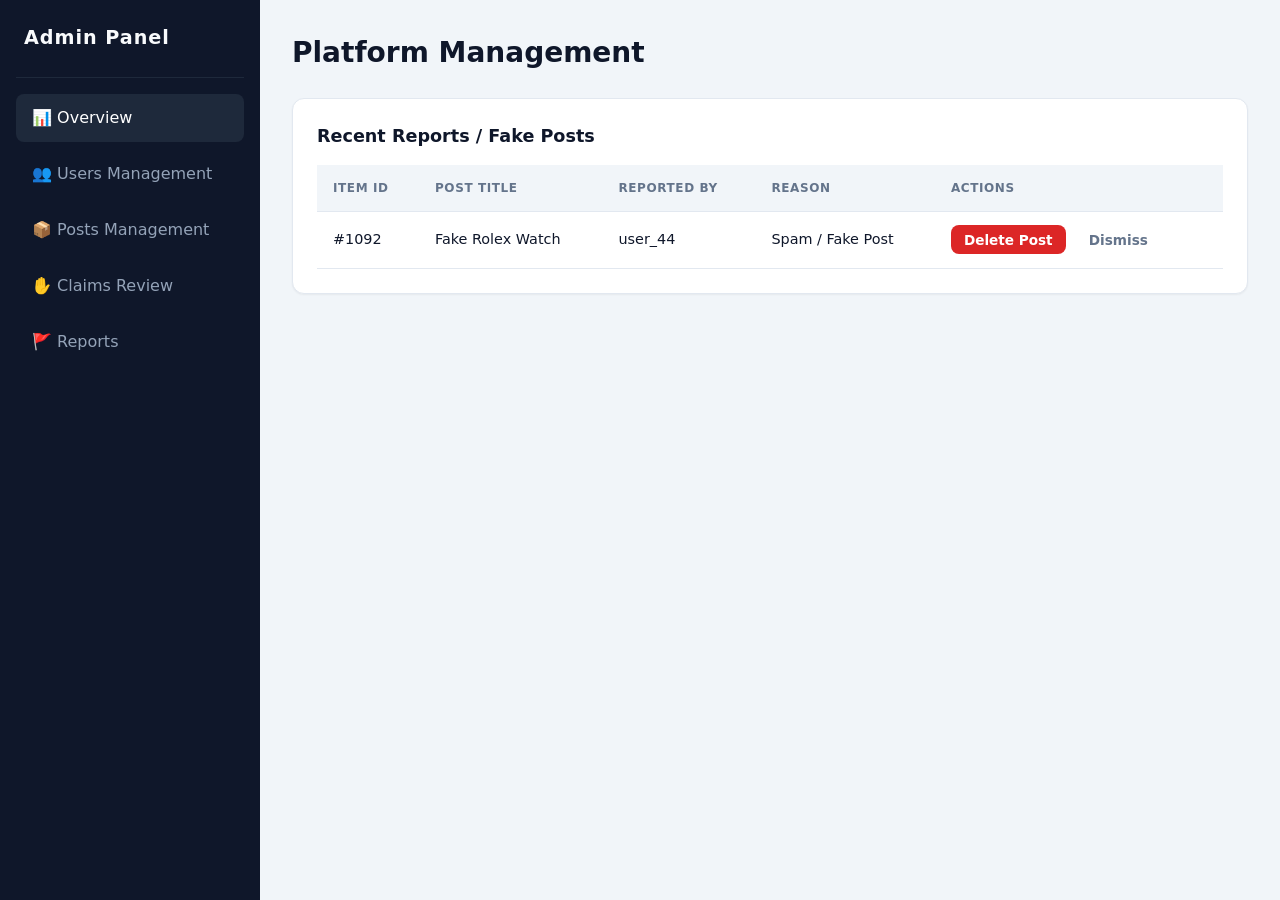
<file: admin.html>
<!DOCTYPE html>
<html lang="en">
<head>
  <meta charset="UTF-8">
  <meta name="viewport" content="width=device-width, initial-scale=1.0">
  <title>Admin Dashboard | Lost & Found</title>
  <link rel="stylesheet" href="style.css">
  <link rel="stylesheet" href="admin.css">
</head>
<body>

  <div class="admin-wrapper">
    <!-- Admin Sidebar -->
    <aside class="admin-sidebar">
      <h2>Admin Panel</h2>
      <nav>
        <a href="#" class="active">📊 Overview</a>
        <a href="#">👥 Users Management</a>
        <a href="#">📦 Posts Management</a>
        <a href="#">✋ Claims Review</a>
        <a href="#">🚩 Reports</a>
      </nav>
    </aside>

    <!-- Main Content -->
    <main class="admin-main">
      <h1>Platform Management</h1>

      <div class="data-table-container">
        <h3>Recent Reports / Fake Posts</h3>
        <table class="data-table">
          <thead>
            <tr>
              <th>Item ID</th>
              <th>Post Title</th>
              <th>Reported By</th>
              <th>Reason</th>
              <th>Actions</th>
            </tr>
          </thead>
          <tbody>
            <tr>
              <td>#1092</td>
              <td>Fake Rolex Watch</td>
              <td>user_44</td>
              <td>Spam / Fake Post</td>
              <td>
                <button class="btn btn-sm btn-danger">Delete Post</button>
                <button class="btn btn-sm btn-text">Dismiss</button>
              </td>
            </tr>
          </tbody>
        </table>
      </div>
    </main>
  </div>

</body>
</html>
</file>
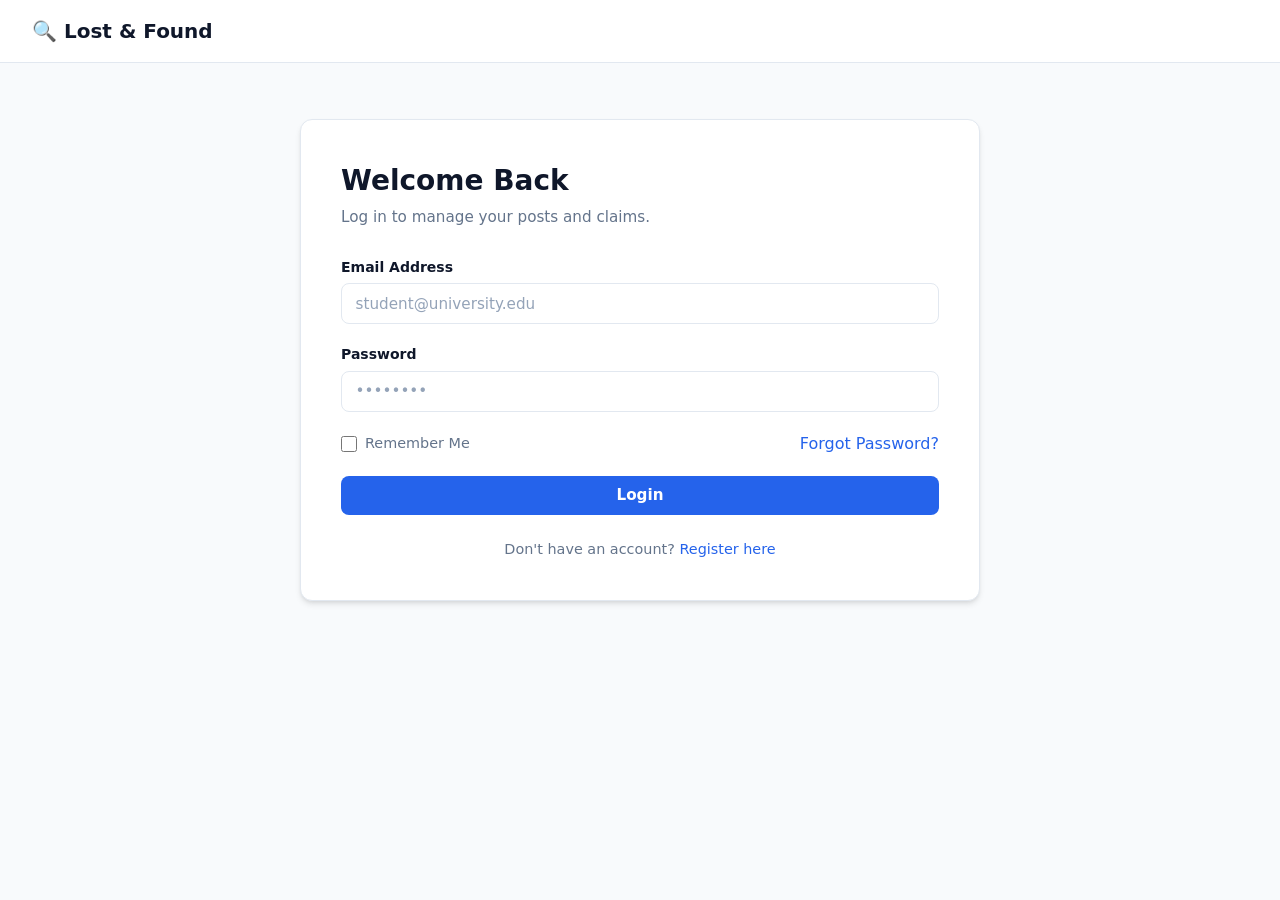
<file: login.html>
<!DOCTYPE html>
<html lang="en">
<head>
  <meta charset="UTF-8">
  <meta name="viewport" content="width=device-width, initial-scale=1.0">
  <title>Login | Lost & Found</title>
  <link rel="stylesheet" href="style.css">
  <link rel="stylesheet" href="forms.css">
</head>
<body>

  <header class="navbar">
    <div class="nav-brand"><a href="index.html">🔍 Lost & Found</a></div>
  </header>

  <main class="container">
    <div class="form-card">
      <h2>Welcome Back</h2>
      <p class="form-subtitle">Log in to manage your posts and claims.</p>

      <form action="dashboard.html" method="GET">
        <div class="form-group">
          <label for="login-email">Email Address</label>
          <input type="email" id="login-email" class="form-control" required placeholder="student@university.edu">
        </div>

        <div class="form-group">
          <label for="login-password">Password</label>
          <input type="password" id="login-password" class="form-control" required placeholder="••••••••">
        </div>

        <div class="form-row flex-between">
          <label class="checkbox-label">
            <input type="checkbox" id="remember-me"> Remember Me
          </label>
          <a href="#" class="link-text">Forgot Password?</a>
        </div>

        <button type="submit" class="btn btn-primary btn-block">Login</button>
      </form>

      <p class="form-footer-text">
        Don't have an account? <a href="register.html">Register here</a>
      </p>
    </div>
  </main>

</body>
</html>
</file>
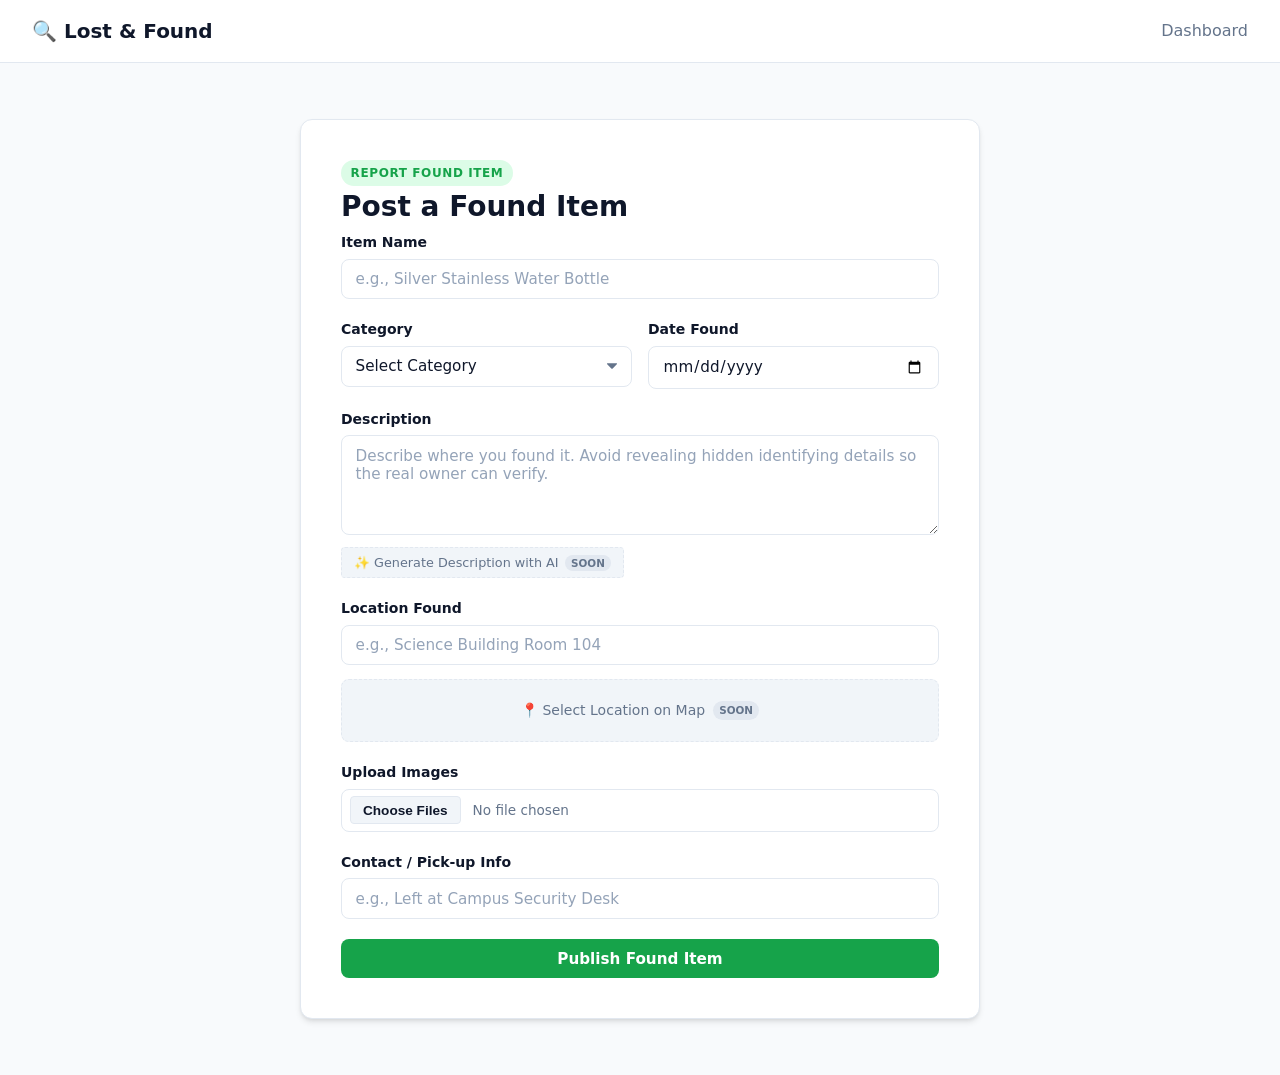
<file: post-found.html>
<!DOCTYPE html>
<html lang="en">
<head>
  <meta charset="UTF-8">
  <meta name="viewport" content="width=device-width, initial-scale=1.0">
  <title>Post Found Item | Lost & Found</title>
  <link rel="stylesheet" href="style.css">
  <link rel="stylesheet" href="forms.css">
</head>
<body>

  <header class="navbar">
    <div class="nav-brand"><a href="index.html">🔍 Lost & Found</a></div>
    <nav class="nav-links">
      <a href="dashboard.html">Dashboard</a>
    </nav>
  </header>

  <main class="container">
    <div class="form-card">
      <span class="badge badge-found">REPORT FOUND ITEM</span>
      <h2>Post a Found Item</h2>

      <form action="my-posts.html" method="GET">
        <div class="form-group">
          <label for="found-item-name">Item Name</label>
          <input type="text" id="found-item-name" class="form-control" required placeholder="e.g., Silver Stainless Water Bottle">
        </div>

        <div class="form-row-2col">
          <div class="form-group">
            <label for="found-category">Category</label>
            <select id="found-category" class="form-control" required>
              <option value="">Select Category</option>
              <option value="electronics">Electronics</option>
              <option value="accessories">Personal Accessories</option>
              <option value="documents">IDs & Documents</option>
              <option value="keys">Keys</option>
              <option value="other">Other</option>
            </select>
          </div>
          <div class="form-group">
            <label for="date-found">Date Found</label>
            <input type="date" id="date-found" class="form-control" required>
          </div>
        </div>

        <div class="form-group">
          <label for="found-description">Description</label>
          <textarea id="found-description" class="form-control" rows="4" required placeholder="Describe where you found it. Avoid revealing hidden identifying details so the real owner can verify."></textarea>
          <button type="button" class="ai-helper-btn" disabled>
            ✨ Generate Description with AI <span class="badge-soon">Soon</span>
          </button>
        </div>

        <div class="form-group">
          <label for="location-found">Location Found</label>
          <input type="text" id="location-found" class="form-control" required placeholder="e.g., Science Building Room 104">
          <div class="map-placeholder-box">
            📍 Select Location on Map <span class="badge-soon">Soon</span>
          </div>
        </div>

        <div class="form-group">
          <label for="found-images">Upload Images</label>
          <input type="file" id="found-images" class="form-control" multiple accept="image/*">
        </div>

        <div class="form-group">
          <label for="found-contact">Contact / Pick-up Info</label>
          <input type="text" id="found-contact" class="form-control" required placeholder="e.g., Left at Campus Security Desk">
        </div>

        <button type="submit" class="btn btn-success btn-block">Publish Found Item</button>
      </form>
    </div>
  </main>

</body>
</html>
</file>
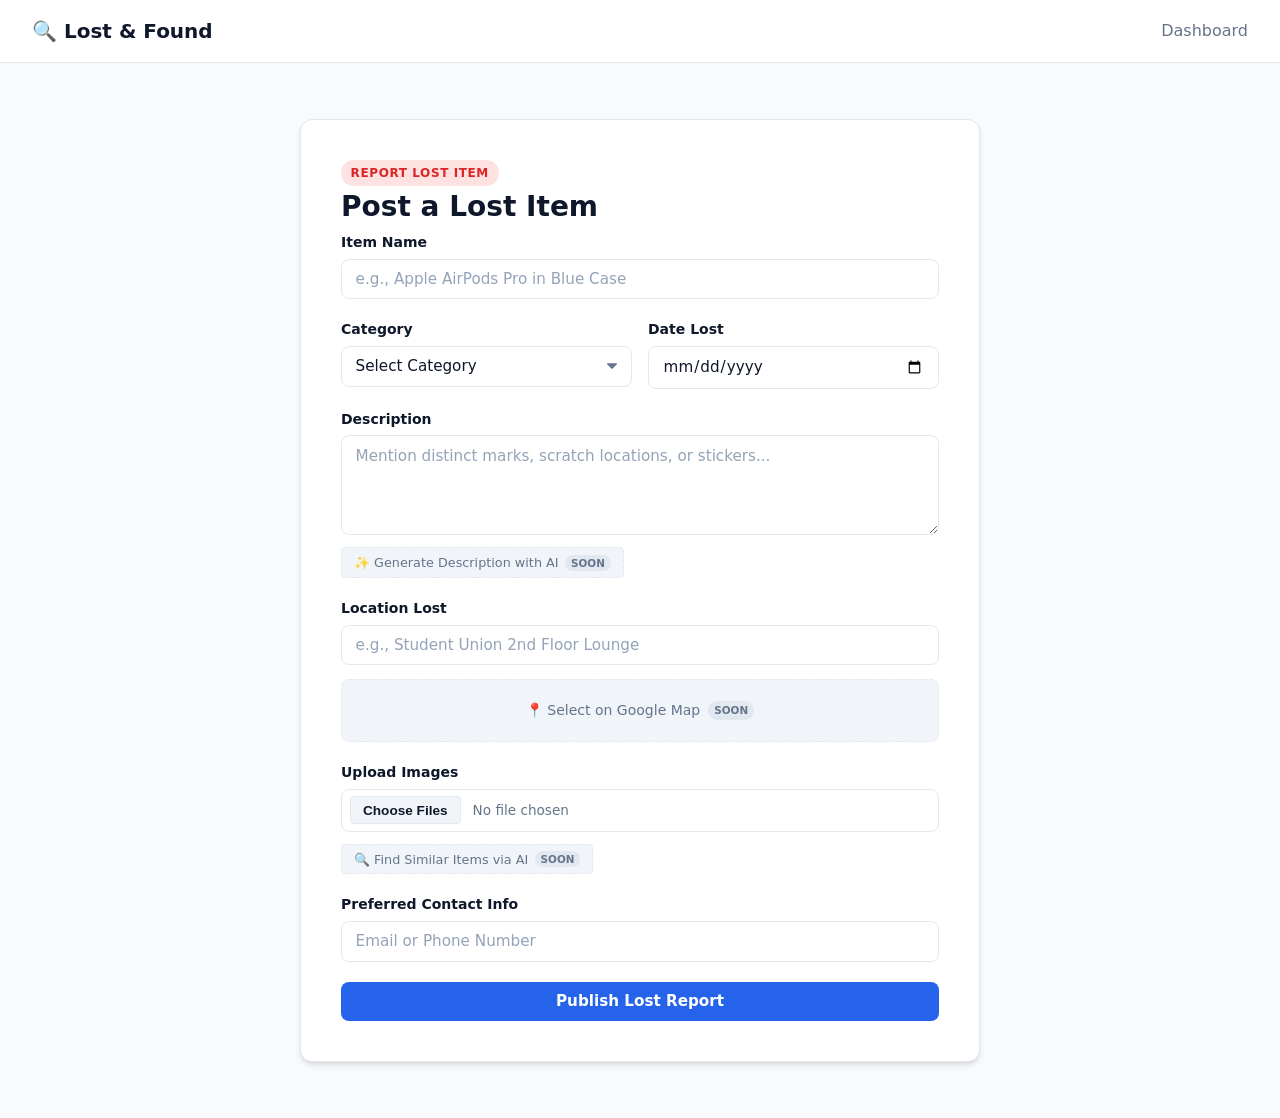
<file: post-lost.html>
<!DOCTYPE html>
<html lang="en">
<head>
  <meta charset="UTF-8">
  <meta name="viewport" content="width=device-width, initial-scale=1.0">
  <title>Post Lost Item | Lost & Found</title>
  <link rel="stylesheet" href="style.css">
  <link rel="stylesheet" href="forms.css">
</head>
<body>

  <header class="navbar">
    <div class="nav-brand"><a href="index.html">🔍 Lost & Found</a></div>
    <nav class="nav-links">
      <a href="dashboard.html">Dashboard</a>
    </nav>
  </header>

  <main class="container">
    <div class="form-card">
      <span class="badge badge-lost">REPORT LOST ITEM</span>
      <h2>Post a Lost Item</h2>

      <form action="my-posts.html" method="GET">
        <div class="form-group">
          <label for="item-name">Item Name</label>
          <input type="text" id="item-name" class="form-control" required placeholder="e.g., Apple AirPods Pro in Blue Case">
        </div>

        <div class="form-row-2col">
          <div class="form-group">
            <label for="item-category">Category</label>
            <select id="item-category" class="form-control" required>
              <option value="">Select Category</option>
              <option value="electronics">Electronics</option>
              <option value="accessories">Personal Accessories</option>
              <option value="documents">IDs & Documents</option>
              <option value="keys">Keys</option>
              <option value="other">Other</option>
            </select>
          </div>
          <div class="form-group">
            <label for="date-lost">Date Lost</label>
            <input type="date" id="date-lost" class="form-control" required>
          </div>
        </div>

        <!-- Description with AI Placeholder -->
        <div class="form-group">
          <label for="item-description">Description</label>
          <textarea id="item-description" class="form-control" rows="4" required placeholder="Mention distinct marks, scratch locations, or stickers..."></textarea>
          <button type="button" class="ai-helper-btn" disabled>
            ✨ Generate Description with AI <span class="badge-soon">Soon</span>
          </button>
        </div>

        <!-- Location with Google Maps Placeholder -->
        <div class="form-group">
          <label for="location-lost">Location Lost</label>
          <input type="text" id="location-lost" class="form-control" required placeholder="e.g., Student Union 2nd Floor Lounge">
          <div class="map-placeholder-box">
            📍 Select on Google Map <span class="badge-soon">Soon</span>
          </div>
        </div>

        <!-- Image Upload with AI Match Placeholder -->
        <div class="form-group">
          <label for="upload-images">Upload Images</label>
          <input type="file" id="upload-images" class="form-control" multiple accept="image/*">
          <button type="button" class="ai-helper-btn" disabled>
            🔍 Find Similar Items via AI <span class="badge-soon">Soon</span>
          </button>
        </div>

        <div class="form-group">
          <label for="contact-info">Preferred Contact Info</label>
          <input type="text" id="contact-info" class="form-control" required placeholder="Email or Phone Number">
        </div>

        <button type="submit" class="btn btn-primary btn-block">Publish Lost Report</button>
      </form>
    </div>
  </main>

</body>
</html>
</file>
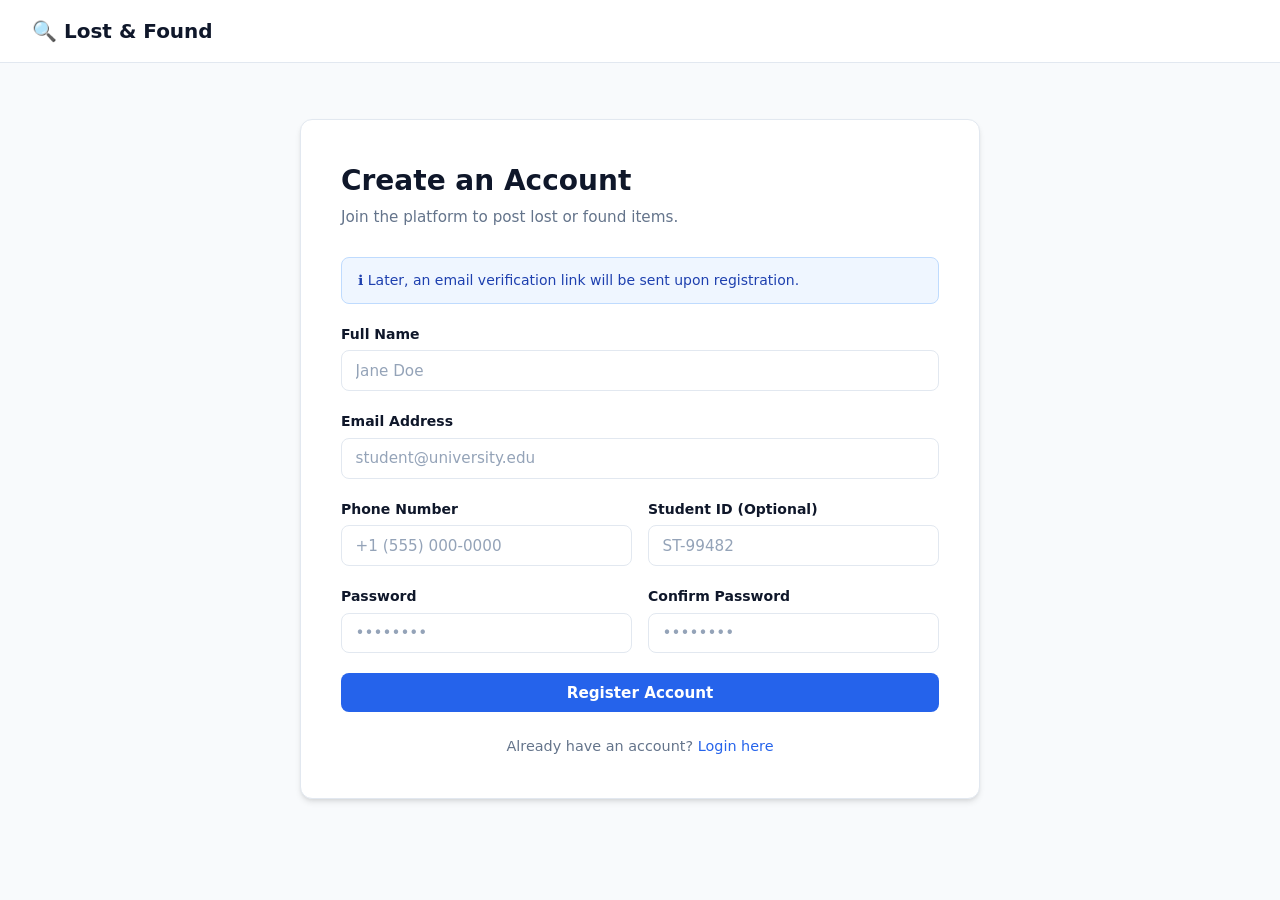
<file: register.html>
<!DOCTYPE html>
<html lang="en">
<head>
  <meta charset="UTF-8">
  <meta name="viewport" content="width=device-width, initial-scale=1.0">
  <title>Register | Lost & Found</title>
  <link rel="stylesheet" href="style.css">
  <link rel="stylesheet" href="forms.css">
</head>
<body>

  <header class="navbar">
    <div class="nav-brand"><a href="index.html">🔍 Lost & Found</a></div>
  </header>

  <main class="container">
    <div class="form-card">
      <h2>Create an Account</h2>
      <p class="form-subtitle">Join the platform to post lost or found items.</p>

      <!-- UI Placeholder for Phase 2 Verification -->
      <div class="alert alert-info">
        ℹ️ Later, an email verification link will be sent upon registration.
      </div>

      <form action="dashboard.html" method="GET">
        <div class="form-group">
          <label for="reg-name">Full Name</label>
          <input type="text" id="reg-name" class="form-control" required placeholder="Jane Doe">
        </div>

        <div class="form-group">
          <label for="reg-email">Email Address</label>
          <input type="email" id="reg-email" class="form-control" required placeholder="student@university.edu">
        </div>

        <div class="form-row-2col">
          <div class="form-group">
            <label for="reg-phone">Phone Number</label>
            <input type="tel" id="reg-phone" class="form-control" required placeholder="+1 (555) 000-0000">
          </div>
          <div class="form-group">
            <label for="reg-studentid">Student ID <span class="text-muted">(Optional)</span></label>
            <input type="text" id="reg-studentid" class="form-control" placeholder="ST-99482">
          </div>
        </div>

        <div class="form-row-2col">
          <div class="form-group">
            <label for="reg-password">Password</label>
            <input type="password" id="reg-password" class="form-control" required placeholder="••••••••">
          </div>
          <div class="form-group">
            <label for="reg-confirm-password">Confirm Password</label>
            <input type="password" id="reg-confirm-password" class="form-control" required placeholder="••••••••">
          </div>
        </div>

        <button type="submit" class="btn btn-primary btn-block">Register Account</button>
      </form>

      <p class="form-footer-text">
        Already have an account? <a href="login.html">Login here</a>
      </p>
    </div>
  </main>

</body>
</html>
</file>
<file: style.css>
/* css/style.css - Core Design System & Foundations */

:root {
  /* Color Palette */
  --primary: #2563eb;
  --primary-hover: #1d4ed8;
  --secondary: #64748b;
  --secondary-hover: #475569;
  --success: #16a34a;
  --success-hover: #15803d;
  --danger: #dc2626;
  --danger-hover: #b91c1c;
  --warning: #d97706;

  /* Surface & Backgrounds */
  --background: #f8fafc;
  --surface: #ffffff;
  --surface-alt: #f1f5f9;
  
  /* Text & Borders */
  --text: #0f172a;
  --text-muted: #64748b;
  --border: #e2e8f0;
  --border-focus: #93c5fd;

  /* Layout & Spacing */
  --radius-sm: 4px;
  --radius: 8px;
  --radius-lg: 12px;
  --shadow-sm: 0 1px 2px 0 rgba(0, 0, 0, 0.05);
  --shadow: 0 4px 6px -1px rgba(0, 0, 0, 0.1), 0 2px 4px -2px rgba(0, 0, 0, 0.1);
  --shadow-lg: 0 10px 15px -3px rgba(0, 0, 0, 0.1), 0 4px 6px -4px rgba(0, 0, 0, 0.1);
}

/* Base Reset */
* {
  box-sizing: border-box;
  margin: 0;
  padding: 0;
  font-family: system-ui, -apple-system, BlinkMacSystemFont, "Segoe UI", Roboto, Oxygen, Ubuntu, Cantarell, sans-serif;
}

body {
  background-color: var(--background);
  color: var(--text);
  line-height: 1.5;
  min-height: 100vh;
  display: flex;
  flex-direction: column;
}

a {
  color: var(--primary);
  text-decoration: none;
  transition: color 0.15s ease;
}

a:hover {
  color: var(--primary-hover);
}

img {
  max-width: 100%;
  height: auto;
  display: block;
}

/* Layout Helpers */
.container {
  width: 100%;
  max-width: 1200px;
  margin: 0 auto;
  padding: 1.5rem;
}

.grid {
  display: grid;
  gap: 1.5rem;
}

.grid-2 { grid-template-columns: repeat(auto-fit, minmax(300px, 1fr)); }
.grid-3 { grid-template-columns: repeat(auto-fit, minmax(280px, 1fr)); }

/* Navigation Bar */
.navbar {
  background: var(--surface);
  border-bottom: 1px solid var(--border);
  padding: 1rem 2rem;
  display: flex;
  align-items: center;
  justify-content: space-between;
  position: sticky;
  top: 0;
  z-index: 100;
}

.nav-brand a {
  font-size: 1.25rem;
  font-weight: 700;
  color: var(--text);
}

.nav-links {
  display: flex;
  align-items: center;
  gap: 1.5rem;
}

.nav-links a {
  color: var(--text-muted);
  font-weight: 500;
}

.nav-links a:hover,
.nav-links a.active {
  color: var(--primary);
}

.nav-auth {
  display: flex;
  align-items: center;
  gap: 0.75rem;
}

/* Hero Section */
.hero-section {
  background: linear-gradient(135deg, #1e293b 0%, #0f172a 100%);
  color: white;
  padding: 4rem 1.5rem;
  text-align: center;
}

.hero-content {
  max-width: 800px;
  margin: 0 auto;
}

.hero-content h1 {
  font-size: 2.5rem;
  font-weight: 800;
  margin-bottom: 1rem;
}

.hero-content p {
  font-size: 1.15rem;
  color: #94a3b8;
  margin-bottom: 2rem;
}

/* Quick Search Bar */
.hero-search-bar {
  display: flex;
  gap: 0.5rem;
  background: white;
  padding: 0.5rem;
  border-radius: var(--radius-lg);
  box-shadow: var(--shadow-lg);
}

.hero-search-bar input {
  flex: 2;
  border: none;
  padding: 0.75rem 1rem;
}

.hero-search-bar select {
  flex: 1;
  border: 1px solid var(--border);
  border-radius: var(--radius);
  padding: 0 0.75rem;
}

/* Buttons System */
.btn {
  display: inline-flex;
  align-items: center;
  justify-content: center;
  padding: 0.6rem 1.2rem;
  font-size: 0.95rem;
  font-weight: 600;
  border-radius: var(--radius);
  border: 1px solid transparent;
  cursor: pointer;
  transition: all 0.15s ease;
  gap: 0.5rem;
}

.btn-primary { background: var(--primary); color: white; }
.btn-primary:hover { background: var(--primary-hover); }

.btn-secondary { background: var(--secondary); color: white; }
.btn-secondary:hover { background: var(--secondary-hover); }

.btn-success { background: var(--success); color: white; }
.btn-success:hover { background: var(--success-hover); }

.btn-danger { background: var(--danger); color: white; }
.btn-danger:hover { background: var(--danger-hover); }

.btn-outline {
  border-color: var(--border);
  background: transparent;
  color: var(--text);
}
.btn-outline:hover { background: var(--surface-alt); }

.btn-outline-danger {
  border-color: #fca5a5;
  color: var(--danger);
  background: transparent;
}
.btn-outline-danger:hover { background: #fef2f2; }

.btn-outline-success {
  border-color: #86efac;
  color: var(--success);
  background: transparent;
}
.btn-outline-success:hover { background: #f0fdf4; }

.btn-text { background: transparent; color: var(--text-muted); }
.btn-text:hover { color: var(--text); background: var(--surface-alt); }

.btn-block { width: 100%; }
.btn-sm { padding: 0.35rem 0.75rem; font-size: 0.85rem; }
.btn-lg { padding: 0.85rem 1.5rem; font-size: 1.05rem; }

/* Status Badges */
.badge {
  display: inline-block;
  padding: 0.25rem 0.6rem;
  font-size: 0.75rem;
  font-weight: 700;
  border-radius: 9999px;
  text-transform: uppercase;
  letter-spacing: 0.05em;
}

.badge-lost { background: #fee2e2; color: var(--danger); }
.badge-found { background: #dcfce7; color: var(--success); }

/* Category & Tags */
.category-tag {
  font-size: 0.8rem;
  font-weight: 600;
  color: var(--primary);
  background: #eff6ff;
  padding: 0.2rem 0.5rem;
  border-radius: var(--radius-sm);
  display: inline-block;
}

/* Action Cards */
.action-cards-grid {
  display: grid;
  grid-template-columns: repeat(auto-fit, minmax(300px, 1fr));
  gap: 1.5rem;
  margin-top: -2rem;
  position: relative;
  z-index: 10;
}

.action-card {
  background: var(--surface);
  border: 1px solid var(--border);
  padding: 2rem;
  border-radius: var(--radius-lg);
  box-shadow: var(--shadow);
  text-align: center;
}

.action-card h2 { margin-bottom: 0.5rem; font-size: 1.5rem; }
.action-card p { color: var(--text-muted); margin-bottom: 1.5rem; }

/* Footer */
.footer {
  margin-top: auto;
  background: var(--surface);
  border-top: 1px solid var(--border);
  padding: 2rem 0;
  color: var(--text-muted);
  font-size: 0.9rem;
}

.footer-content {
  display: flex;
  justify-content: space-between;
  align-items: center;
}

.footer-links { display: flex; gap: 1.5rem; }

/* Responsive Adjustments */
@media (max-width: 768px) {
  .navbar { flex-direction: column; gap: 1rem; align-items: flex-start; }
  .nav-links { flex-wrap: wrap; width: 100%; }
  .hero-search-bar { flex-direction: column; }
  .footer-content { flex-direction: column; gap: 1rem; text-align: center; }
}
</file>
<file: admin.css>
/* css/admin.css - Admin Management Panel & Data Tables */

/* Full Viewport Admin Shell */
.admin-wrapper {
  display: flex;
  min-height: 100vh;
  background: #f1f5f9;
}

/* High-Density Admin Sidebar */
.admin-sidebar {
  width: 260px;
  background: #0f172a;
  color: #f8fafc;
  padding: 1.5rem 1rem;
  display: flex;
  flex-direction: column;
}

.admin-sidebar h2 {
  font-size: 1.2rem;
  padding: 0 0.5rem 1.5rem 0.5rem;
  border-bottom: 1px solid #1e293b;
  margin-bottom: 1rem;
  letter-spacing: 0.05em;
}

.admin-sidebar nav {
  display: flex;
  flex-direction: column;
  gap: 0.5rem;
}

.admin-sidebar nav a {
  color: #94a3b8;
  padding: 0.75rem 1rem;
  border-radius: var(--radius);
  font-weight: 500;
  transition: all 0.15s ease;
}

.admin-sidebar nav a:hover,
.admin-sidebar nav a.active {
  background: #1e293b;
  color: #ffffff;
}

/* Main Content Surface */
.admin-main {
  flex: 1;
  padding: 2rem;
  overflow-y: auto;
}

.admin-main h1 {
  font-size: 1.75rem;
  margin-bottom: 1.5rem;
  color: var(--text);
}

/* Data Table Container */
.data-table-container {
  background: var(--surface);
  border: 1px solid var(--border);
  border-radius: var(--radius-lg);
  padding: 1.5rem;
  box-shadow: var(--shadow-sm);
}

.data-table-container h3 {
  margin-bottom: 1rem;
  font-size: 1.1rem;
  color: var(--text);
}

/* Data Tables */
.data-table {
  width: 100%;
  border-collapse: collapse;
  text-align: left;
  font-size: 0.9rem;
}

.data-table th,
.data-table td {
  padding: 0.85rem 1rem;
  border-bottom: 1px solid var(--border);
}

.data-table th {
  background: var(--surface-alt);
  color: var(--text-muted);
  font-weight: 600;
  text-transform: uppercase;
  font-size: 0.75rem;
  letter-spacing: 0.05em;
}

.data-table tr:hover {
  background: #f8fafc;
}

.data-table td .btn {
  margin-right: 0.35rem;
}

/* Responsive Table Scroll */
@media (max-width: 900px) {
  .admin-wrapper { flex-direction: column; }
  .admin-sidebar { width: 100%; }
  .data-table-container { overflow-x: auto; }
}
</file>
<file: forms.css>
/* css/forms.css - Form Controls, Input Layouts, and Modals */

/* 1. Form Card Containers */
.form-card {
  background: var(--surface);
  border: 1px solid var(--border);
  border-radius: var(--radius-lg);
  padding: 2.5rem;
  max-width: 680px;
  margin: 2rem auto;
  box-shadow: var(--shadow);
}

.form-card h2 {
  font-size: 1.75rem;
  font-weight: 700;
  color: var(--text);
  margin-bottom: 0.25rem;
}

.form-subtitle {
  color: var(--text-muted);
  font-size: 0.95rem;
  margin-bottom: 1.75rem;
}

.form-footer-text {
  text-align: center;
  font-size: 0.9rem;
  color: var(--text-muted);
  margin-top: 1.5rem;
}

/* 2. Grouping & Layout Grids */
.form-group {
  margin-bottom: 1.25rem;
  display: flex;
  flex-direction: column;
  gap: 0.35rem;
}

.form-group label {
  font-weight: 600;
  font-size: 0.875rem;
  color: var(--text);
}

.form-row {
  display: flex;
  align-items: center;
  margin-bottom: 1.25rem;
}

.form-row.flex-between {
  justify-content: space-between;
}

.form-row-2col {
  display: grid;
  grid-template-columns: 1fr 1fr;
  gap: 1rem;
}

/* 3. Input Controls & Textareas */
.form-control {
  width: 100%;
  padding: 0.65rem 0.85rem;
  border: 1px solid var(--border);
  border-radius: var(--radius);
  font-size: 0.95rem;
  color: var(--text);
  background-color: var(--surface);
  transition: border-color 0.15s ease, box-shadow 0.15s ease;
}

.form-control:focus {
  outline: none;
  border-color: var(--primary);
  box-shadow: 0 0 0 3px rgba(37, 99, 235, 0.15);
}

.form-control::placeholder {
  color: #94a3b8;
}

textarea.form-control {
  resize: vertical;
  min-height: 100px;
}

select.form-control {
  appearance: none;
  background-image: url("data:image/svg+xml;charset=US-ASCII,%3Csvg%20xmlns%3D%22http%3A%2F%2Fwww.w3.org%2F2000%2Fsvg%22%20width%3D%22292.4%22%20height%3D%22292.4%22%3E%3Cpath%20fill%3D%22%2364748B%22%20d%3D%22M287%2069.4a17.6%2017.6%200%200%200-13-5.4H18.4c-5%200-9.3%201.8-12.9%205.4A17.6%2017.6%200%200%200%200%2082.2c0%205%201.8%209.3%205.4%2012.9l128%20127.9c3.6%203.6%207.8%205.4%2012.8%205.4s9.2-1.8%2012.8-5.4L287%2095c3.5-3.5%205.4-7.8%205.4-12.8%200-5-1.9-9.2-5.5-12.8z%22%2F%3E%3C%2Fsvg%3E");
  background-repeat: no-repeat;
  background-position: right 0.85rem top 50%;
  background-size: 0.65rem auto;
  padding-right: 2.25rem;
}

/* Checkbox & File Inputs */
.checkbox-label {
  display: flex;
  align-items: center;
  gap: 0.5rem;
  font-size: 0.9rem;
  color: var(--text-muted);
  cursor: pointer;
}

.checkbox-label input[type="checkbox"] {
  width: 1rem;
  height: 1rem;
  accent-color: var(--primary);
  cursor: pointer;
}

input[type="file"].form-control {
  padding: 0.4rem 0.5rem;
  font-size: 0.85rem;
  color: var(--text-muted);
}

input[type="file"].form-control::file-selector-button {
  background: var(--surface-alt);
  border: 1px solid var(--border);
  border-radius: var(--radius-sm);
  padding: 0.35rem 0.75rem;
  margin-right: 0.75rem;
  font-weight: 600;
  color: var(--text);
  cursor: pointer;
  transition: background 0.15s ease;
}

input[type="file"].form-control::file-selector-button:hover {
  background: var(--border);
}

/* 4. Phase 3 UI Placeholders (Map & AI Tools) */
.map-placeholder-box {
  margin-top: 0.5rem;
  background: var(--surface-alt);
  border: 1px dashed var(--border);
  border-radius: var(--radius);
  padding: 1.25rem;
  text-align: center;
  color: var(--text-muted);
  font-size: 0.875rem;
  display: flex;
  align-items: center;
  justify-content: center;
  gap: 0.5rem;
}

.ai-helper-btn {
  align-self: flex-start;
  margin-top: 0.4rem;
  background: var(--surface-alt);
  color: var(--text-muted);
  border: 1px dashed var(--border);
  padding: 0.4rem 0.75rem;
  font-size: 0.8rem;
  font-weight: 500;
  border-radius: var(--radius-sm);
  cursor: not-allowed;
  display: inline-flex;
  align-items: center;
  gap: 0.4rem;
}

.badge-soon {
  background: #e2e8f0;
  color: #64748b;
  font-size: 0.65rem;
  padding: 2px 6px;
  border-radius: 10px;
  font-weight: 700;
  text-transform: uppercase;
}

/* Alerts & Notifications */
.alert {
  padding: 0.75rem 1rem;
  border-radius: var(--radius);
  font-size: 0.875rem;
  margin-bottom: 1.25rem;
}

.alert-info {
  background-color: #eff6ff;
  border: 1px solid #bfdbfe;
  color: #1e40af;
}

/* 5. Modal Overlay & Dialogs */
.modal-overlay {
  position: fixed;
  inset: 0;
  background: rgba(15, 23, 42, 0.55);
  display: flex;
  align-items: center;
  justify-content: center;
  opacity: 0;
  visibility: hidden;
  transition: opacity 0.2s ease, visibility 0.2s ease;
  z-index: 1000;
  padding: 1rem;
}

.modal-overlay.active {
  opacity: 1;
  visibility: visible;
}

.modal-content {
  background: var(--surface);
  border-radius: var(--radius-lg);
  width: 100%;
  max-width: 500px;
  padding: 2rem;
  box-shadow: var(--shadow-lg);
  transform: translateY(-12px);
  transition: transform 0.2s ease;
}

.modal-overlay.active .modal-content {
  transform: translateY(0);
}

.modal-content h2 {
  font-size: 1.5rem;
  font-weight: 700;
  margin-bottom: 0.25rem;
}

.modal-subtitle {
  font-size: 0.875rem;
  color: var(--text-muted);
  margin-bottom: 1.5rem;
}

.modal-actions {
  display: flex;
  justify-content: flex-end;
  gap: 0.75rem;
  margin-top: 1.5rem;
}

/* 6. Media Queries */
@media (max-width: 640px) {
  .form-card {
    padding: 1.5rem;
    margin: 1rem auto;
  }
  
  .form-row-2col {
    grid-template-columns: 1fr;
    gap: 0;
  }
}
</file>
